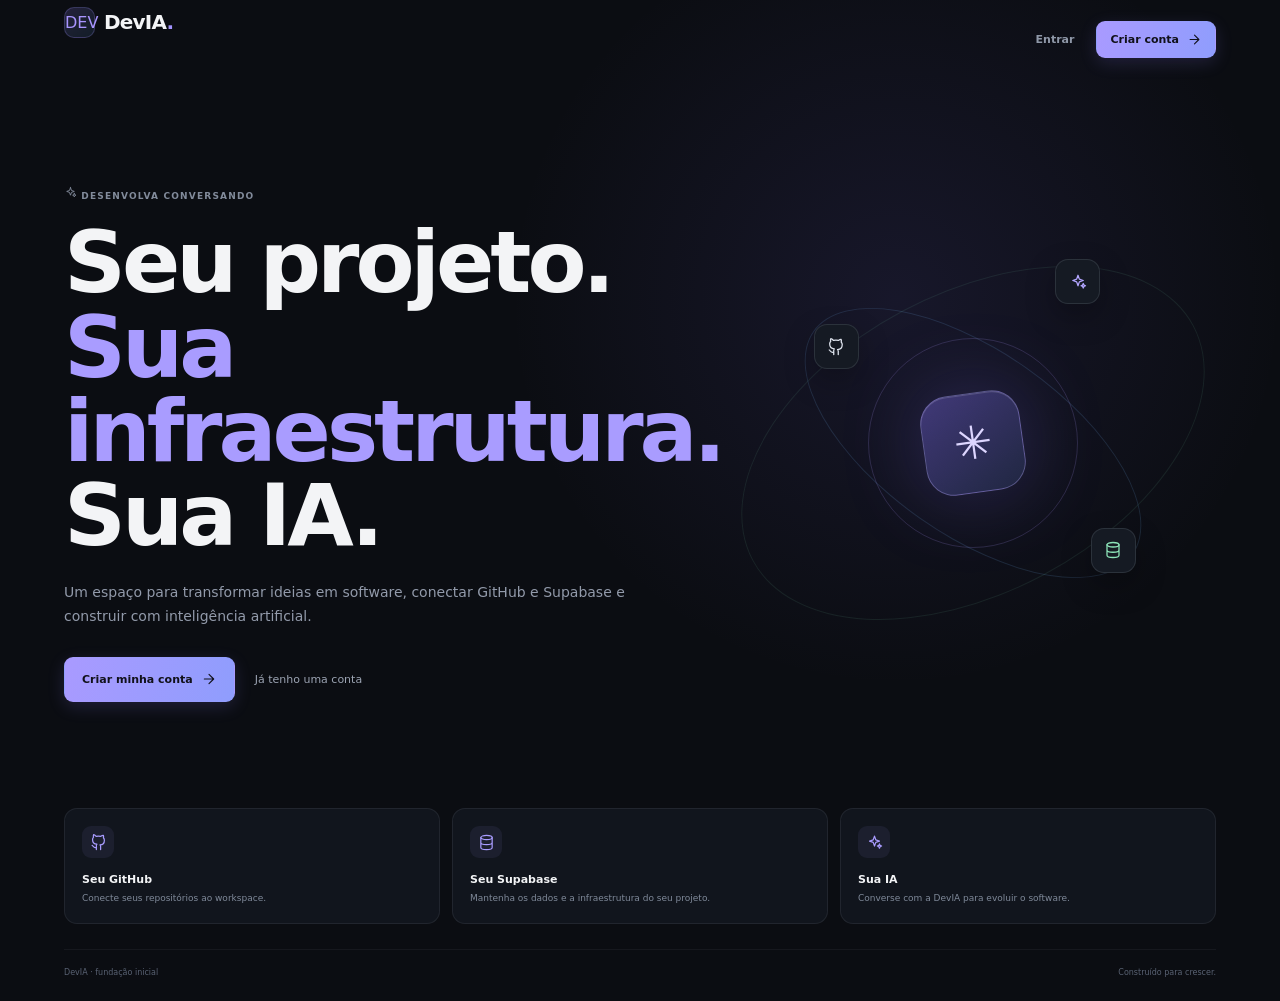
<file: index.html>
<!doctype html>
<html lang="pt-BR">
  <head>
    <meta charset="UTF-8" />
    <meta name="viewport" content="width=device-width, initial-scale=1.0" />
    <meta name="theme-color" content="#0b0d12" />
    <meta name="description" content="DevIA — espaço de trabalho para desenvolvimento de software com IA." />
    <title>DevIA — Workspace</title>
    <link rel="icon" type="image/svg+xml" href="/favicon.svg" />
    <link rel="stylesheet" href="/src/styles.css?v=20261008-0338" />
    <link rel="stylesheet" href="/src/auth.css?v=20261008-0338" />
  </head>
  <body>
    <div id="app" aria-live="polite"></div>
    <script type="module" src="/src/app.js?v=20261008-0338"></script>
  </body>
</html>
</file>
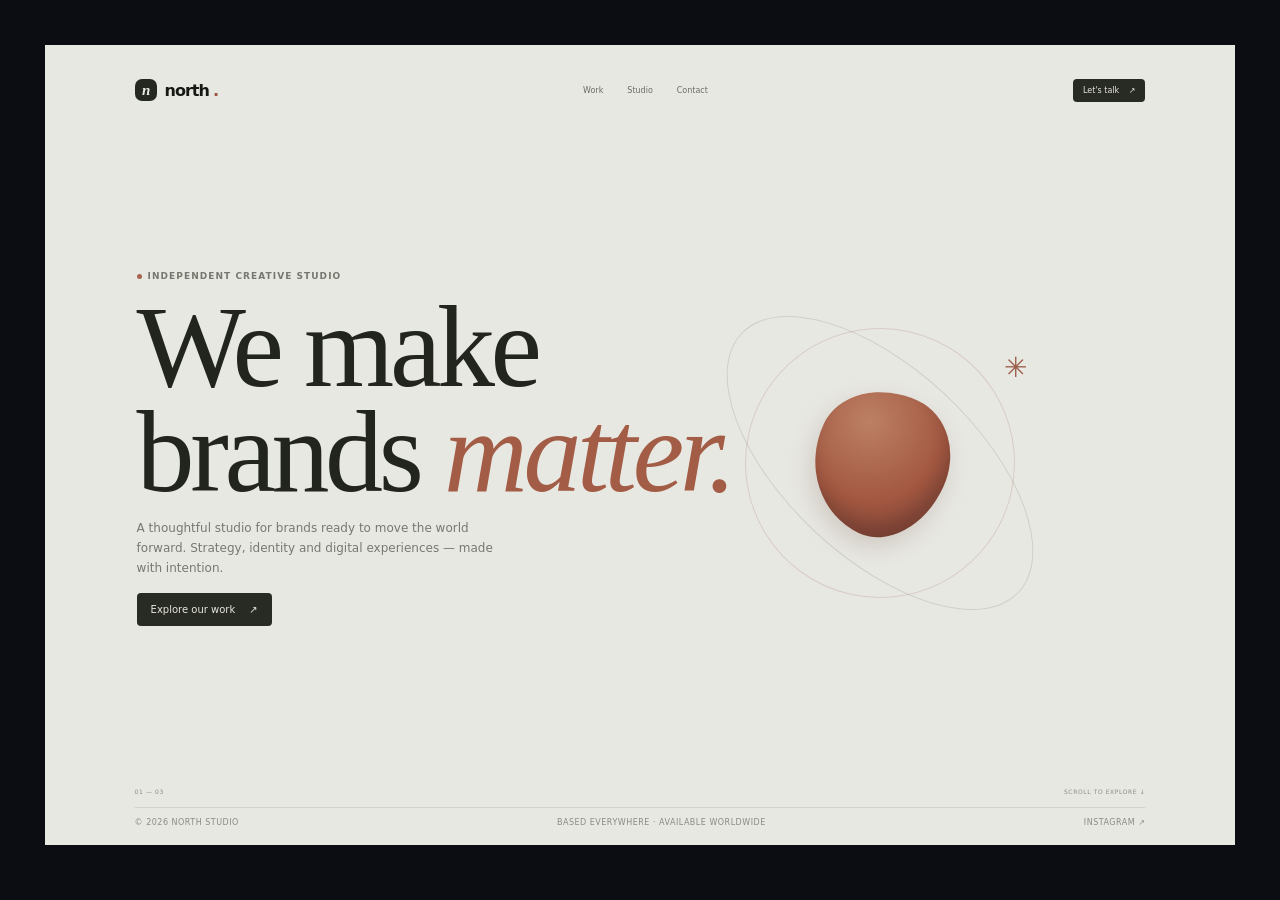
<file: preview-demo.html>
<!doctype html>
<html lang="en">
<head><meta charset="UTF-8"/><meta name="viewport" content="width=device-width,initial-scale=1"/><meta name="theme-color" content="#e6e6e1"/><title>North Studio — Demo Preview</title><link rel="stylesheet" href="/src/styles.css"/></head>
<body class="standalone-preview"><main class="demo-site demo-site--standalone"><nav class="demo-site__nav"><div class="demo-site__brand"><span class="demo-site__mark">n</span> north<span>.</span></div><div class="demo-site__links"><a>Work</a><a>Studio</a><a>Contact</a></div><span class="demo-site__nav-cta">Let's talk <span>↗</span></span></nav><section class="demo-site__hero"><div class="demo-site__kicker"><i></i> INDEPENDENT CREATIVE STUDIO</div><h1>We make<br/>brands <em>matter.</em></h1><p>A thoughtful studio for brands ready to move the world forward. Strategy, identity and digital experiences — made with intention.</p><span class="demo-site__button">Explore our work <span>↗</span></span><div class="demo-site__hero-foot"><span>01 — 03</span><span>SCROLL TO EXPLORE ↓</span></div><div class="demo-site__graphic" aria-hidden="true"><span class="graphic-ring graphic-ring--one"></span><span class="graphic-ring graphic-ring--two"></span><span class="graphic-blob"></span><span class="graphic-star">✳</span></div></section><footer class="demo-site__footer"><span>© 2026 NORTH STUDIO</span><span>BASED EVERYWHERE · AVAILABLE WORLDWIDE</span><span>INSTAGRAM ↗</span></footer></main></body></html>
</file>
<file: src/styles.css>
:root {
  color-scheme: dark;
  --bg: #0b0d12;
  --bg-soft: #10131a;
  --panel: #11151d;
  --panel-raised: #151a23;
  --panel-hover: #191f2a;
  --line: rgba(194, 204, 222, .085);
  --line-strong: rgba(194, 204, 222, .14);
  --text: #f3f4f6;
  --text-secondary: #a0a6b4;
  --muted: #71798a;
  --purple: #a293ff;
  --blue: #77b8ff;
  --green: #89e7bb;
  --mint: #b1f7d2;
  --danger: #f28e96;
  font-family: Inter, ui-sans-serif, system-ui, -apple-system, BlinkMacSystemFont, "Segoe UI", sans-serif;
  font-synthesis: none;
  text-rendering: optimizeLegibility;
  -webkit-font-smoothing: antialiased;
  --radius-lg: 18px;
  --radius-md: 13px;
  --radius-sm: 10px;
}

* { box-sizing: border-box; }
html { min-width: 320px; background: var(--bg); }
body { margin: 0; min-width: 320px; min-height: 100vh; background: var(--bg); color: var(--text); }
button, input, textarea { font: inherit; }
button, a { -webkit-tap-highlight-color: transparent; }
a { color: inherit; text-decoration: none; }
button { color: inherit; }
[hidden] { display: none !important; }
::selection { color: #0b0d12; background: #b3a6ff; }

.app-shell { min-height: 100vh; }
.sidebar { position: fixed; z-index: 30; inset: 0 auto 0 0; display: flex; flex-direction: column; width: 244px; padding: 23px 14px 14px; background: #0e1117; border-right: 1px solid var(--line); }
.brand { display: flex; align-items: center; gap: 9px; height: 34px; margin: 0 8px 27px; }
.brand-mark { display: grid; width: 31px; height: 31px; place-items: center; color: #a995ff; border-radius: 10px; background: linear-gradient(145deg, rgba(151,133,255,.18), rgba(107,197,255,.09)); border: 1px solid rgba(159,143,255,.23); }
.brand-mark svg { width: 26px; height: 26px; }
.brand__word { font-weight: 730; letter-spacing: -.8px; font-size: 19px; }
.brand__dot { color: #a293ff; }
.brand__badge { padding: 3px 5px; color: #aaa1ff; border: 1px solid rgba(162,147,255,.2); border-radius: 5px; font-size: 8px; font-weight: 800; letter-spacing: .75px; }
.workspace-switcher { display: flex; align-items: center; gap: 10px; padding: 10px 9px; margin-bottom: 19px; border: 1px solid var(--line); background: linear-gradient(120deg, rgba(255,255,255,.035), rgba(255,255,255,.012)); border-radius: 12px; }
.workspace-switcher__avatar, .profile-avatar { display: grid; flex: 0 0 auto; place-items: center; width: 31px; height: 31px; color: #dcd6ff; font-size: 12px; font-weight: 700; border-radius: 9px; background: linear-gradient(145deg, #464073, #2b3352); border: 1px solid rgba(176,163,255,.2); }
.workspace-switcher__copy, .profile-button > span:nth-child(2) { display: flex; min-width: 0; flex: 1; flex-direction: column; gap: 3px; }
.workspace-switcher__copy strong, .profile-button strong { overflow: hidden; color: #e2e4e9; font-size: 11px; font-weight: 610; text-overflow: ellipsis; white-space: nowrap; }
.workspace-switcher__copy small, .profile-button small { color: var(--muted); font-size: 10px; }
.workspace-switcher__chevron { color: #757e90; }
.sidebar__nav { display: flex; flex: 1; flex-direction: column; gap: 18px; overflow: auto; scrollbar-width: thin; }
.nav-group { display: grid; gap: 3px; }
.nav-group__title { padding: 0 11px 6px; color: #6f7787; font-size: 9px; font-weight: 740; letter-spacing: 1.05px; text-transform: uppercase; }
.nav-link { position: relative; display: flex; align-items: center; gap: 11px; min-height: 37px; padding: 0 11px; color: #939baa; border-radius: 9px; font-size: 12px; font-weight: 530; transition: color .18s ease, background .18s ease; }
.nav-link .icon { color: #808999; }
.nav-link:hover { color: #e1e4ea; background: rgba(255,255,255,.035); }
.nav-link.is-active { color: #edeaff; background: linear-gradient(90deg, rgba(147,128,255,.14), rgba(147,128,255,.055)); box-shadow: inset 2px 0 #9b8aff; }
.nav-link.is-active .icon { color: #b0a3ff; }
.nav-link__ping { width: 5px; height: 5px; margin-left: auto; border-radius: 50%; background: #91e6bd; box-shadow: 0 0 9px rgba(137,231,187,.6); }
.sidebar__bottom { display: grid; gap: 12px; padding-top: 14px; }
.usage-card { position: relative; overflow: hidden; padding: 13px 12px 11px; border-radius: 12px; border: 1px solid rgba(164,151,255,.16); background: linear-gradient(150deg, rgba(101,81,179,.16), rgba(34,40,58,.26)); }
.usage-card__top { display: flex; align-items: center; justify-content: space-between; margin-bottom: 11px; color: #aaa1e6; font-size: 9px; font-weight: 610; }
.usage-card > strong { display: block; margin-bottom: 12px; color: #e0def0; font-size: 11px; font-weight: 620; }
.usage-card__bar { height: 4px; overflow: hidden; margin-bottom: 8px; border-radius: 5px; background: rgba(255,255,255,.09); }
.usage-card__bar i { display: block; width: 41%; height: 100%; border-radius: inherit; background: linear-gradient(90deg, #927eff, #7cc8ff); }
.usage-card small { color: #888a9f; font-size: 9px; }
.profile-button { display: flex; align-items: center; gap: 9px; width: 100%; padding: 9px 7px 3px; text-align: left; border: 0; background: transparent; }
.profile-button > .icon { color: #778091; }
.profile-avatar { width: 30px; height: 30px; color: #e8e2ff; font-size: 11px; background: linear-gradient(145deg, #514b74, #31354b); }
.profile-avatar--small { width: 27px; height: 27px; border-radius: 50%; }

.main-area { min-height: 100vh; margin-left: 244px; }
.topbar { position: sticky; z-index: 20; top: 0; display: flex; align-items: center; justify-content: space-between; height: 61px; padding: 0 34px; border-bottom: 1px solid var(--line); background: rgba(11,13,18,.87); backdrop-filter: blur(16px); }
.topbar__left, .topbar__right, .breadcrumbs { display: flex; align-items: center; }
.topbar__right { gap: 14px; }
.breadcrumbs { gap: 9px; color: #727b8c; font-size: 11px; }
.breadcrumbs .icon { color: #555c69; }
.breadcrumbs strong { color: #c8ccd5; font-weight: 560; }
.topbar__status { display: inline-flex; align-items: center; gap: 7px; color: #929aaa; font-size: 10px; }
.topbar__status i, .conversation-heading__dot { width: 6px; height: 6px; border-radius: 50%; background: #77dbaa; box-shadow: 0 0 10px rgba(119,219,170,.45); }
.topbar__divider { width: 1px; height: 20px; background: var(--line-strong); }
.icon-button { display: inline-grid; flex: 0 0 auto; width: 33px; height: 33px; place-items: center; color: #949cac; border: 1px solid transparent; border-radius: 9px; background: transparent; cursor: pointer; transition: color .16s ease, background .16s ease, border-color .16s ease; }
.icon-button:hover { color: #e3e5eb; background: rgba(255,255,255,.055); border-color: var(--line); }
.mobile-menu { display: none; }
.page-content { width: min(100%, 1450px); margin: 0 auto; padding: 35px 38px 52px; }
.page-heading { display: flex; align-items: flex-end; justify-content: space-between; gap: 26px; margin-bottom: 29px; }
.eyebrow { display: inline-block; color: #828b9b; font-size: 9px; font-weight: 750; letter-spacing: 1.18px; text-transform: uppercase; }
.page-heading h1 { margin: 8px 0 7px; color: #f2f3f5; font-size: clamp(27px, 3vw, 34px); font-weight: 640; letter-spacing: -1.35px; line-height: 1.14; }
.page-heading p { max-width: 565px; margin: 0; color: #959dad; font-size: 12px; line-height: 1.65; }
.page-heading__actions { display: flex; flex: 0 0 auto; flex-wrap: wrap; gap: 9px; }
.button { display: inline-flex; align-items: center; justify-content: center; gap: 8px; min-height: 37px; padding: 0 13px; color: #c1c6d1; border: 1px solid var(--line-strong); border-radius: 9px; background: rgba(255,255,255,.025); font-size: 11px; font-weight: 580; white-space: nowrap; cursor: pointer; transition: transform .16s ease, color .16s ease, background .16s ease, border-color .16s ease, box-shadow .16s ease; }
.button:hover { color: #f5f5f7; background: rgba(255,255,255,.075); border-color: rgba(198,207,225,.22); }
.button:active { transform: translateY(1px); }
.button--primary { color: #11111a; border-color: transparent; background: linear-gradient(105deg, #a99aff, #8f9dfd); box-shadow: 0 5px 17px rgba(144,129,255,.16); }
.button--primary:hover { color: #0b0d12; background: linear-gradient(105deg, #b6aaff, #9caaff); box-shadow: 0 7px 22px rgba(144,129,255,.26); }
.button--secondary { color: #c2c7d1; }
.button--ghost { border-color: transparent; background: transparent; color: #8f98a8; }
.button--sm { min-height: 30px; padding: 0 9px; font-size: 10px; }
.button:focus-visible, .icon-button:focus-visible, .nav-link:focus-visible, input:focus-visible, textarea:focus-visible { outline: 2px solid #a293ff; outline-offset: 2px; }

.welcome-banner { position: relative; display: flex; min-height: 246px; overflow: hidden; margin-bottom: 33px; border: 1px solid rgba(162,147,255,.17); border-radius: 18px; background: radial-gradient(ellipse at 81% 35%, rgba(84,89,160,.24) 0%, transparent 36%), linear-gradient(105deg, #171721 0%, #151822 54%, #141a25 100%); }
.welcome-banner::before { position: absolute; inset: 0; background: linear-gradient(115deg, transparent 42%, rgba(139,161,255,.03), transparent 76%); content: ""; pointer-events: none; }
.welcome-banner__glow { position: absolute; top: -150px; right: -25px; width: 470px; height: 390px; border-radius: 50%; background: radial-gradient(ellipse, rgba(111,102,223,.16), transparent 67%); filter: blur(8px); }
.welcome-banner__content { position: relative; z-index: 2; width: 61%; padding: 27px 31px 25px; }
.welcome-banner__label { display: flex; align-items: center; gap: 7px; color: #aaa0f4; font-size: 8px; font-weight: 750; letter-spacing: 1.1px; }
.welcome-banner h2 { margin: 17px 0 10px; color: #f3f2f6; font-size: clamp(27px, 3.4vw, 37px); font-weight: 570; letter-spacing: -1.7px; line-height: 1.13; }
.welcome-banner h2 span { color: #b7aaff; }
.welcome-banner__content > p { max-width: 440px; margin: 0; color: #a2a5b1; font-size: 11px; line-height: 1.65; }
.banner-link { display: inline-flex; align-items: center; gap: 7px; margin-top: 17px; color: #dbd5ff; font-size: 10px; font-weight: 640; }
.banner-link:hover { color: white; }
.welcome-art { position: absolute; top: 0; right: 2%; width: 39%; height: 100%; }
.orbit { position: absolute; top: 50%; left: 52%; border: 1px solid rgba(180,170,255,.19); border-radius: 50%; transform: translate(-50%,-50%) rotate(-22deg); }
.orbit--one { width: 139px; height: 139px; }
.orbit--two { width: 210px; height: 118px; border-color: rgba(130,180,255,.18); transform: translate(-50%,-50%) rotate(37deg); }
.orbit--three { width: 269px; height: 165px; border-color: rgba(151,151,226,.1); transform: translate(-50%,-50%) rotate(-48deg); }
.welcome-art__core { position: absolute; top: 50%; left: 52%; display: grid; width: 66px; height: 66px; place-items: center; border: 1px solid rgba(193,181,255,.35); border-radius: 21px; background: linear-gradient(145deg, rgba(111,98,195,.57), rgba(53,62,106,.55)); box-shadow: 0 0 50px rgba(128,111,249,.28), inset 0 1px rgba(255,255,255,.17); transform: translate(-50%,-50%) rotate(-8deg); }
.welcome-art__spark { color: #ddd5ff; font-size: 33px; text-shadow: 0 0 18px #a498ff; transform: rotate(8deg); }
.orbit-node { position: absolute; width: 7px; height: 7px; border-radius: 50%; box-shadow: 0 0 13px currentColor; }
.orbit-node--one { top: 25%; left: 28%; color: #b6a7ff; background: #b6a7ff; }
.orbit-node--two { right: 10%; bottom: 32%; color: #90c6ff; background: #90c6ff; }
.orbit-node--three { top: 19%; right: 21%; color: #9ce8c3; background: #9ce8c3; }
.floating-chip { position: absolute; z-index: 3; display: flex; align-items: center; gap: 6px; padding: 7px 9px; color: #c9cce0; border: 1px solid rgba(190,195,227,.14); border-radius: 8px; background: rgba(24,27,41,.8); box-shadow: 0 9px 28px rgba(0,0,0,.18); font-size: 8px; backdrop-filter: blur(7px); }
.floating-chip .icon { color: #b6a8ff; }
.floating-chip--top { top: 23%; right: 2%; }
.floating-chip--bottom { bottom: 21%; left: 8%; }
.section-row { display: flex; align-items: flex-end; justify-content: space-between; gap: 15px; margin: 0 0 14px; }
.section-row h2, .panel-heading h2 { margin: 4px 0 0; color: #e8eaf0; font-size: 15px; font-weight: 600; letter-spacing: -.28px; }
.text-link { display: inline-flex; align-items: center; gap: 7px; color: #a99cff; font-size: 10px; font-weight: 600; transition: color .15s ease; }
.text-link:hover { color: #ccc3ff; }
.project-overview { display: flex; align-items: center; justify-content: space-between; gap: 14px; min-height: 94px; padding: 17px 18px; border: 1px solid var(--line); border-radius: 14px; background: linear-gradient(115deg, #141822, #11151d); transition: border .18s ease, background .18s ease; }
.project-overview:hover { border-color: rgba(162,147,255,.22); background: #151a23; }
.project-overview__main { display: flex; align-items: center; min-width: 0; gap: 14px; }
.project-logo { display: grid; flex: 0 0 auto; width: 40px; height: 40px; place-items: center; border: 1px solid rgba(165,151,255,.16); border-radius: 12px; }
.project-logo--violet { color: #aea1ff; background: linear-gradient(145deg, rgba(135,115,240,.2), rgba(66,65,117,.15)); }
.project-logo--blue { color: #87c7ff; background: linear-gradient(145deg, rgba(73,150,240,.18), rgba(55,89,137,.13)); border-color: rgba(120,184,255,.17); }
.project-logo--green { color: #8de2b7; background: linear-gradient(145deg, rgba(87,197,147,.16), rgba(47,113,95,.12)); border-color: rgba(137,231,187,.16); }
.project-overview__copy { min-width: 0; }
.project-title-row { display: flex; align-items: center; flex-wrap: wrap; gap: 9px; }
.project-title-row h3 { margin: 0; font-size: 13px; font-weight: 610; letter-spacing: -.15px; }
.project-overview__copy > p { overflow: hidden; margin: 5px 0 9px; color: #8c95a5; font-size: 10px; text-overflow: ellipsis; white-space: nowrap; }
.project-meta { display: flex; align-items: center; gap: 10px; color: #747e8f; font-size: 9px; }
.project-meta span { display: flex; align-items: center; gap: 5px; }
.project-meta > i { width: 3px; height: 3px; border-radius: 50%; background: #505867; }
.project-arrow { display: grid; flex: 0 0 auto; width: 34px; height: 34px; place-items: center; color: #929aab; border: 1px solid var(--line-strong); border-radius: 9px; transition: color .16s, border .16s, background .16s; }
.project-arrow:hover { color: #d7d0ff; border-color: rgba(162,147,255,.32); background: rgba(162,147,255,.08); }
.metric-grid { display: grid; grid-template-columns: repeat(3, minmax(0, 1fr)); gap: 12px; margin-top: 13px; }
.metric-card { min-height: 110px; padding: 13px 14px; border: 1px solid var(--line); border-radius: 12px; background: var(--panel); }
.metric-card__top { display: flex; align-items: center; justify-content: space-between; margin-bottom: 12px; color: #8b93a2; font-size: 10px; }
.metric-icon { display: grid; width: 27px; height: 27px; place-items: center; border-radius: 8px; }
.metric-icon--violet { color: #b1a5ff; background: rgba(148,130,255,.12); }
.metric-icon--blue { color: #82c1ff; background: rgba(110,180,255,.1); }
.metric-icon--green { color: #90e6b8; background: rgba(112,219,166,.1); }
.metric-card > strong { display: block; margin-bottom: 5px; color: #e3e5e9; font-size: 14px; font-weight: 590; letter-spacing: -.28px; }
.metric-card > small { color: #717a89; font-size: 9px; }
.badge { display: inline-flex; align-items: center; gap: 6px; width: fit-content; padding: 4px 7px; color: #a2a9b7; border: 1px solid rgba(174,185,202,.13); border-radius: 20px; background: rgba(174,185,202,.055); font-size: 9px; font-weight: 570; white-space: nowrap; }
.badge--green { color: #9ae3bd; border-color: rgba(117,214,163,.17); background: rgba(102,192,145,.085); }
.badge--blue { color: #96caff; border-color: rgba(112,180,255,.17); background: rgba(92,154,222,.09); }
.badge--violet { color: #b9acff; border-color: rgba(166,148,255,.18); background: rgba(132,111,220,.1); }
.badge__dot { width: 5px; height: 5px; border-radius: 50%; background: currentColor; box-shadow: 0 0 8px currentColor; }
.dashboard-bottom { display: grid; grid-template-columns: 1.16fr .84fr; gap: 12px; margin-top: 13px; }
.panel { border: 1px solid var(--line); border-radius: 13px; background: var(--panel); }
.activity-panel, .next-panel { min-height: 184px; padding: 15px; }
.panel-heading { display: flex; align-items: flex-start; justify-content: space-between; gap: 12px; }
.panel-heading > .icon { color: #768091; }
.activity-item { position: relative; display: flex; gap: 11px; padding: 15px 1px 5px; }
.activity-icon { display: grid; flex: 0 0 auto; width: 31px; height: 31px; place-items: center; border-radius: 9px; }
.activity-icon--violet { color: #b2a5ff; background: rgba(148,130,255,.1); }
.activity-icon--blue { color: #8bc4ff; background: rgba(110,180,255,.1); }
.activity-item__copy { min-width: 0; }
.activity-item__copy strong { color: #d5d8e0; font-size: 10px; font-weight: 590; }
.activity-item__copy p { margin: 4px 0; color: #818a9a; font-size: 9px; line-height: 1.45; }
.activity-item__copy small { color: #636d7d; font-size: 8px; }
.activity-indicator { position: absolute; top: 21px; right: 3px; width: 5px; height: 5px; border-radius: 50%; background: #8fe3b7; }
.next-panel__spark { display: grid; width: 30px; height: 30px; place-items: center; color: #b6a9ff; border-radius: 9px; background: rgba(150,133,255,.11); }
.next-panel > p { margin: 14px 0 12px; color: #8d95a4; font-size: 10px; line-height: 1.55; }
.next-panel__tags { display: flex; flex-wrap: wrap; gap: 6px; margin-bottom: 14px; }
.next-panel__tags span { display: inline-flex; align-items: center; gap: 5px; padding: 5px 7px; color: #979fad; border: 1px solid var(--line); border-radius: 6px; font-size: 8px; }
.next-panel__tags span .icon { color: #a89cff; }

.projects-toolbar { display: flex; align-items: center; justify-content: space-between; gap: 16px; margin-bottom: 13px; }
.projects-toolbar__copy p { margin: 5px 0 0; color: #7f8999; font-size: 10px; }
.search-field { display: flex; align-items: center; gap: 8px; width: min(255px, 45vw); height: 35px; padding: 0 10px; color: #7e8797; border: 1px solid var(--line-strong); border-radius: 8px; background: #10141b; }
.search-field:focus-within { border-color: rgba(162,147,255,.46); box-shadow: 0 0 0 3px rgba(162,147,255,.08); }
.search-field input { width: 100%; min-width: 0; color: var(--text); border: 0; outline: 0; background: transparent; font-size: 10px; }
.search-field input::placeholder { color: #626b7a; }
.project-list { overflow: hidden; border: 1px solid var(--line); border-radius: 12px; background: #10141b; }
.project-list__header, .project-row { display: grid; grid-template-columns: minmax(200px, 1.5fr) minmax(125px, .85fr) minmax(150px, 1fr) minmax(86px, .6fr) 78px; align-items: center; gap: 12px; }
.project-list__header { min-height: 38px; padding: 0 15px; color: #687282; border-bottom: 1px solid var(--line); background: rgba(255,255,255,.012); font-size: 8px; font-weight: 720; letter-spacing: .7px; text-transform: uppercase; }
.project-row { min-height: 70px; padding: 0 15px; border-bottom: 1px solid var(--line); transition: background .14s ease; }
.project-row:last-of-type { border-bottom: 0; }
.project-row:hover { background: rgba(255,255,255,.024); }
.project-row__identity { display: flex; align-items: center; min-width: 0; gap: 10px; }
.project-row__identity .project-logo { width: 34px; height: 34px; border-radius: 10px; }
.project-row__identity > div { display: grid; min-width: 0; gap: 4px; }
.project-row__identity strong { overflow: hidden; color: #e1e4ea; font-size: 10px; font-weight: 590; text-overflow: ellipsis; white-space: nowrap; }
.project-row__identity > div > span { overflow: hidden; color: #788291; font-size: 9px; text-overflow: ellipsis; white-space: nowrap; }
.project-row__status { min-width: 0; }
.project-row__repo { display: flex; align-items: center; gap: 6px; overflow: hidden; color: #939baa; font-size: 9px; text-overflow: ellipsis; white-space: nowrap; }
.project-row__repo .icon { flex: 0 0 auto; color: #747e8e; }
.project-row__updated { color: #7f8998; font-size: 9px; white-space: nowrap; }
.project-row > .button { width: fit-content; }
.project-list__empty { padding: 28px; color: #8a93a2; text-align: center; font-size: 11px; }
.demo-note { display: flex; align-items: center; gap: 7px; margin-top: 13px; color: #737d8c; font-size: 9px; }
.demo-note .icon { color: #a89aff; }

.conversation-heading { margin-bottom: 21px; text-align: center; }
.conversation-heading > div { display: flex; align-items: center; justify-content: center; gap: 8px; color: #aaa0ff; }
.conversation-heading > div > .eyebrow { color: #9a91cd; }
.conversation-heading__dot { width: 5px; height: 5px; margin-left: 2px; }
.conversation-heading h1 { margin: 12px 0 7px; font-size: 25px; font-weight: 610; letter-spacing: -1px; }
.conversation-heading p { margin: 0; color: #8891a1; font-size: 11px; }
.conversation-layout { display: grid; grid-template-columns: minmax(0, 1.65fr) minmax(245px, .85fr); align-items: start; gap: 13px; }
.chat-panel { display: flex; min-height: 508px; flex-direction: column; overflow: hidden; }
.chat-panel__header { display: flex; align-items: center; justify-content: space-between; min-height: 57px; padding: 0 14px; border-bottom: 1px solid var(--line); }
.chat-project { display: flex; align-items: center; gap: 9px; }
.chat-project .project-logo { width: 30px; height: 30px; border-radius: 9px; }
.chat-project > span:nth-child(2) { display: flex; flex-direction: column; gap: 3px; }
.chat-project strong { color: #dfe2e9; font-size: 10px; font-weight: 600; }
.chat-project small { color: #747e8c; font-size: 8px; }
.chat-project > .icon { margin-left: 2px; color: #717b8a; }
.chat-history { display: flex; flex: 1; flex-direction: column; gap: 2px; min-height: 0; max-height: 368px; overflow-y: auto; padding: 12px 16px 7px; scrollbar-color: #353a49 transparent; scrollbar-width: thin; }
.chat-message { display: flex; gap: 10px; padding: 10px 1px; }
.chat-message--user { flex-direction: row-reverse; }
.chat-avatar { display: grid; flex: 0 0 auto; width: 27px; height: 27px; place-items: center; color: #b5a8ff; border: 1px solid rgba(161,144,255,.18); border-radius: 9px; background: rgba(126,106,222,.11); }
.chat-avatar--user { color: #e1deff; border-color: rgba(171,159,255,.15); background: #424269; font-size: 10px; font-weight: 700; }
.chat-message__body { max-width: min(87%, 490px); }
.chat-message--user .chat-message__body { text-align: right; }
.chat-message__meta { display: flex; align-items: center; gap: 7px; min-height: 15px; }
.chat-message--user .chat-message__meta { justify-content: flex-end; }
.chat-message__meta strong { color: #cfd3dc; font-size: 9px; font-weight: 620; }
.chat-message__meta > span { color: #677182; font-size: 8px; }
.chat-message__body p { margin: 5px 0 0; color: #9ba3b1; font-size: 10px; line-height: 1.65; }
.chat-message--user .chat-message__body p { display: inline-block; padding: 8px 10px; color: #ded9ff; border: 1px solid rgba(164,150,255,.1); border-radius: 10px 3px 10px 10px; background: rgba(117,100,195,.11); text-align: left; }
.chat-message__content { margin-top: 5px; color: #9ba3b1; font-size: 10px; line-height: 1.65; overflow-wrap: anywhere; }
.chat-message__content p { margin: 0; }
.chat-message__content strong { color: #e3e5eb; font-weight: 680; }
.chat-message__content em { color: #b8beca; }
.chat-inline-code { padding: 2px 5px; color: #d6d1ff; border: 1px solid rgba(164,150,255,.14); border-radius: 5px; background: rgba(117,100,195,.09); font-family: ui-monospace, SFMono-Regular, Menlo, monospace; font-size: .92em; }
.chat-code { overflow: auto; margin: 8px 0 0; padding: 9px 10px; color: #c6ccd7; border: 1px solid var(--line); border-radius: 8px; background: #0c1015; font-family: ui-monospace, SFMono-Regular, Menlo, monospace; font-size: 9px; line-height: 1.6; white-space: pre; }
.chat-message__content--user { display: inline-block; padding: 8px 10px; color: #ded9ff; border: 1px solid rgba(164,150,255,.1); border-radius: 10px 3px 10px 10px; background: rgba(117,100,195,.11); text-align: left; }
.demo-chip { padding: 2px 4px; color: #988be4 !important; border: 1px solid rgba(157,139,255,.16); border-radius: 4px; font-size: 7px !important; font-weight: 750; letter-spacing: .3px; }
.processing-label { color: #ae9fff !important; }
.typing-indicator { display: flex; gap: 4px; margin-top: 8px; }
.typing-indicator i { width: 5px; height: 5px; border-radius: 50%; background: #a797ff; animation: typing 1s ease-in-out infinite; }
.typing-indicator i:nth-child(2) { animation-delay: .14s; }
.typing-indicator i:nth-child(3) { animation-delay: .28s; }
@keyframes typing { 0%, 60%, 100% { opacity: .34; transform: translateY(0); } 30% { opacity: 1; transform: translateY(-3px); } }
.chat-composer { margin: 5px 11px 11px; padding: 9px 10px 7px; border: 1px solid rgba(190,199,218,.15); border-radius: 11px; background: #0e1219; transition: border-color .16s, box-shadow .16s; }
.chat-composer:focus-within { border-color: rgba(162,147,255,.39); box-shadow: 0 0 0 3px rgba(162,147,255,.06); }
.chat-composer textarea { display: block; width: 100%; min-height: 38px; max-height: 100px; resize: vertical; padding: 4px 1px; color: #e2e5eb; border: 0; outline: 0; background: transparent; font-size: 10px; line-height: 1.5; }
.chat-composer textarea::placeholder { color: #626c7b; }
.chat-composer__bottom { display: flex; align-items: center; justify-content: space-between; gap: 12px; padding-top: 7px; }
.chat-composer__bottom > span { display: flex; align-items: center; gap: 5px; color: #707a89; font-size: 8px; }
.chat-composer__bottom > span .icon { color: #a192ff; }
.send-button { display: grid; width: 29px; height: 29px; place-items: center; color: #171521; border: 0; border-radius: 8px; background: linear-gradient(135deg, #b2a4ff, #8bb8ff); cursor: pointer; transition: filter .15s, transform .15s; }
.send-button:hover { filter: brightness(1.1); transform: translateY(-1px); }
.send-button:disabled { opacity: .48; cursor: wait; }
.actions-panel { padding: 14px 13px 12px; }
.actions-panel .panel-heading h2 { font-size: 13px; }
.count-badge { display: grid; width: 23px; height: 23px; place-items: center; color: #bcb0ff; border: 1px solid rgba(164,149,255,.18); border-radius: 7px; background: rgba(142,125,237,.09); font-size: 9px; }
.actions-panel__intro { margin: 9px 0 12px; color: #7e8897; font-size: 9px; line-height: 1.5; }
.file-list { display: grid; gap: 3px; }
.file-row { display: flex; align-items: center; gap: 7px; min-width: 0; padding: 7px 6px; border: 1px solid transparent; border-radius: 7px; background: rgba(255,255,255,.018); }
.file-row > .icon { flex: 0 0 auto; color: #7d8796; }
.file-change { width: 15px; flex: 0 0 auto; font-size: 9px; font-weight: 800; text-align: center; }
.file-change--m { color: #e0b96f; }
.file-change--a { color: #84dbab; }
.file-change--d { color: #e48e99; }
.file-row__name { overflow: hidden; flex: 1; color: #b4bbc7; font-family: ui-monospace, SFMono-Regular, Menlo, monospace; font-size: 8px; text-overflow: ellipsis; white-space: nowrap; }
.file-row__type { color: #657081; font-size: 7px; }
.file-actions { display: flex; flex-wrap: wrap; gap: 5px; margin-top: 10px; }
.panel-footnote { display: flex; align-items: center; gap: 5px; margin-top: 12px; padding-top: 9px; color: #6d7786; border-top: 1px solid var(--line); font-size: 8px; }
.panel-footnote .icon { color: #78ba9c; }
.empty-files { display: grid; justify-items: center; gap: 8px; padding: 32px 12px; color: #8692a0; text-align: center; }
.empty-files .icon { color: #87ddb4; }
.empty-files strong { color: #cbd1d8; font-size: 11px; }
.empty-files span { font-size: 9px; }

.preview-shell { overflow: hidden; border: 1px solid var(--line-strong); border-radius: 13px; background: #11151d; box-shadow: 0 20px 65px rgba(0,0,0,.17); }
.preview-toolbar { display: flex; align-items: center; gap: 9px; height: 46px; padding: 0 11px; border-bottom: 1px solid var(--line); background: #151922; }
.preview-toolbar__traffic { display: flex; gap: 5px; padding: 0 5px 0 2px; }
.preview-toolbar__traffic i { width: 7px; height: 7px; border-radius: 50%; background: #ed7c7d; }
.preview-toolbar__traffic i:nth-child(2) { background: #e7ba69; }
.preview-toolbar__traffic i:nth-child(3) { background: #70c58c; }
.preview-address { display: flex; flex: 1; align-items: center; gap: 7px; max-width: 470px; height: 27px; margin: 0 auto; padding: 0 9px; color: #7c8594; border: 1px solid rgba(180,190,210,.075); border-radius: 6px; background: #0d1117; font-size: 8px; }
.preview-address .icon { color: #86d0a9; }
.preview-address b { color: #555e6c; font-weight: 400; }
.preview-address span:last-child { overflow: hidden; color: #9fa7b4; text-overflow: ellipsis; white-space: nowrap; }
.preview-refresh.is-spinning .icon { animation: rotate .65s ease; }
@keyframes rotate { to { transform: rotate(360deg); } }
.preview-canvas { min-height: 475px; padding: 23px; background: #090b0f; }
.demo-site { position: relative; display: flex; min-height: 430px; flex-direction: column; overflow: hidden; padding: 21px 30px 13px; color: #20211d; background: #e8e8e3; font-family: Inter, ui-sans-serif, system-ui, sans-serif; }
.demo-site__nav { position: relative; z-index: 3; display: flex; align-items: center; justify-content: space-between; min-height: 30px; }
.demo-site__brand { display: flex; align-items: center; gap: 4px; color: #171914; font-size: 16px; font-weight: 680; letter-spacing: -1px; }
.demo-site__brand > span:last-child { color: #9b553e; }
.demo-site__mark { display: grid; width: 22px; height: 22px; place-items: center; margin-right: 4px; color: #e8e8e3; border-radius: 7px; background: #252821; font-family: Georgia, serif; font-size: 15px; font-style: italic; }
.demo-site__links { display: flex; gap: 24px; color: #6a6d64; font-size: 8px; }
.demo-site__nav-cta { padding: 7px 10px; color: #e9e7df; border-radius: 4px; background: #282a24; font-size: 8px; }
.demo-site__nav-cta span { margin-left: 7px; }
.demo-site__hero { position: relative; display: flex; flex: 1; flex-direction: column; justify-content: center; min-height: 335px; padding: 27px 2px 42px; }
.demo-site__kicker { display: flex; align-items: center; gap: 6px; color: #74786e; font-size: 7px; font-weight: 680; letter-spacing: 1.05px; }
.demo-site__kicker i { width: 5px; height: 5px; border-radius: 50%; background: #a8644e; }
.demo-site__hero h2, .demo-site__hero h1 { position: relative; z-index: 2; max-width: 480px; margin: 14px 0 10px; color: #22241e; font-family: Georgia, "Times New Roman", serif; font-size: clamp(45px, 6vw, 75px); font-weight: 400; letter-spacing: -4.4px; line-height: .9; }
.demo-site__hero h2 em, .demo-site__hero h1 em { color: #a35c45; font-weight: 400; }
.demo-site__hero > p { position: relative; z-index: 2; max-width: 280px; margin: 5px 0 14px; color: #77786f; font-size: 9px; line-height: 1.65; }
.demo-site__button { position: relative; z-index: 2; display: inline-flex; align-items: center; gap: 14px; width: fit-content; padding: 9px 11px; color: #e8e7dd; border-radius: 4px; background: #282a24; font-size: 8px; }
.demo-site__hero-foot { position: absolute; right: 0; bottom: 12px; left: 0; display: flex; justify-content: space-between; color: #8b8c83; font-size: 6px; letter-spacing: .6px; }
.demo-site__graphic { position: absolute; top: 50%; right: 5%; width: 260px; height: 245px; transform: translateY(-48%); }
.graphic-ring { position: absolute; top: 50%; left: 50%; display: block; border: 1px solid rgba(152,93,69,.2); border-radius: 50%; transform: translate(-50%,-50%) rotate(-32deg); }
.graphic-ring--one { width: 192px; height: 192px; }
.graphic-ring--two { width: 265px; height: 128px; border-color: rgba(96,101,81,.19); transform: translate(-50%,-50%) rotate(43deg); }
.graphic-blob { position: absolute; top: 50%; left: 50%; width: 91px; height: 102px; border-radius: 56% 44% 42% 58% / 42% 47% 53% 58%; background: radial-gradient(circle at 30% 27%, #bc8065, #a35841 55%, #783f35); box-shadow: inset -9px -12px 15px rgba(57,32,29,.24), 0 10px 23px rgba(98,63,46,.18); transform: translate(-50%,-50%) rotate(25deg); }
.graphic-star { position: absolute; top: 18%; right: 10%; color: #9c5f4a; font-size: 28px; }
.demo-site__footer { position: relative; z-index: 2; display: flex; justify-content: space-between; gap: 9px; padding-top: 10px; color: #8a8b82; border-top: 1px solid rgba(55,58,46,.12); font-size: 6px; letter-spacing: .5px; }
.demo-site--standalone { min-height: min(800px, 100vh); padding: 30px clamp(22px, 7vw, 100px) 18px; }
.demo-site--standalone .demo-site__hero { min-height: 600px; }
.demo-site--standalone .demo-site__graphic { right: 8%; width: 370px; height: 350px; }
.demo-site--standalone .graphic-ring--one { width: 270px; height: 270px; }
.demo-site--standalone .graphic-ring--two { width: 380px; height: 190px; }
.demo-site--standalone .graphic-blob { width: 135px; height: 145px; }
.demo-site--standalone .demo-site__hero h1 { max-width: 630px; font-size: clamp(68px, 10vw, 116px); }
.demo-site--standalone .demo-site__hero > p { max-width: 360px; font-size: 12px; }
.demo-site--standalone .demo-site__kicker { font-size: 9px; }
.demo-site--standalone .demo-site__button { font-size: 10px; padding: 11px 14px; }
.demo-site--standalone .demo-site__footer { font-size: 8px; }
.standalone-preview { min-height: 100vh; padding: clamp(12px, 4vw, 45px); background: #0b0d12; }
.preview-caption { display: flex; align-items: center; justify-content: space-between; gap: 10px; padding: 10px 12px 0; color: #70798a; font-size: 8px; }
.preview-caption span:first-child { display: flex; align-items: center; gap: 6px; color: #a0a8b6; }
.preview-caption .icon { color: #b09fff; }

.integration-card { overflow: hidden; }
.integration-card__top { display: flex; align-items: center; gap: 14px; padding: 22px; border-bottom: 1px solid var(--line); background: radial-gradient(ellipse at 0 0, rgba(134,117,237,.07), transparent 48%); }
.integration-visual { display: grid; width: 57px; height: 57px; place-items: center; border-radius: 16px; }
.integration-visual--github { color: #e6e8ee; border: 1px solid rgba(195,202,217,.13); background: linear-gradient(145deg, rgba(174,181,200,.12), rgba(68,74,92,.1)); }
.integration-visual--supabase { color: #84e1ad; border: 1px solid rgba(112,219,166,.15); background: linear-gradient(145deg, rgba(93,212,155,.12), rgba(44,124,98,.1)); }
.integration-card__top > div:nth-child(2) { display: grid; gap: 8px; }
.integration-card__status { display: flex; align-items: center; flex-wrap: wrap; gap: 9px; }
.integration-card__status > span:last-child { color: #7f8997; font-size: 9px; }
.integration-card__badge { display: inline-flex; align-items: center; gap: 6px; margin-left: auto; padding: 6px 8px; color: #8da99a; border: 1px solid rgba(111,190,151,.13); border-radius: 20px; background: rgba(101,179,138,.05); font-size: 8px; }
.integration-card__body { padding: 24px 23px 25px; }
.integration-card__body h2 { margin: 0 0 8px; color: #e5e8ed; font-size: 17px; font-weight: 610; letter-spacing: -.45px; }
.integration-card__body > p { max-width: 620px; margin: 0; color: #8992a1; font-size: 10px; line-height: 1.7; }
.integration-feature-list { display: grid; grid-template-columns: repeat(3, minmax(0, 1fr)); gap: 10px; margin-top: 23px; }
.integration-feature-list > div { display: flex; align-items: center; gap: 7px; padding: 10px 9px; color: #aab1bf; border: 1px solid var(--line); border-radius: 8px; background: rgba(255,255,255,.017); font-size: 9px; }
.integration-feature-list .icon { flex: 0 0 auto; color: #91dbb4; }
.integration-card__footer { display: flex; align-items: center; justify-content: space-between; gap: 16px; padding: 13px 21px; border-top: 1px solid var(--line); background: rgba(255,255,255,.012); }
.integration-card__footer > span { display: flex; align-items: center; gap: 6px; color: #737d8c; font-size: 8px; }
.integration-card__footer > span .icon { color: #aa9cff; }
.integration-note { display: flex; align-items: center; gap: 8px; margin-top: 13px; padding: 12px 13px; color: #7f8997; border: 1px solid var(--line); border-radius: 9px; background: rgba(255,255,255,.015); font-size: 9px; }
.integration-note .icon { color: #80d8ad; }

.settings-card { overflow: hidden; }
.settings-card__header { display: flex; align-items: flex-start; justify-content: space-between; padding: 23px 22px 20px; }
.settings-card__header h2 { margin: 8px 0 7px; color: #e7e9ee; font-size: 19px; font-weight: 600; letter-spacing: -.6px; }
.settings-card__header p { max-width: 520px; margin: 0; color: #858e9d; font-size: 10px; line-height: 1.65; }
.settings-emblem { display: grid; width: 43px; height: 43px; place-items: center; color: #b09fff; border: 1px solid rgba(166,148,255,.15); border-radius: 13px; background: rgba(145,125,241,.09); }
.settings-list { border-top: 1px solid var(--line); }
.setting-row { display: flex; align-items: center; gap: 12px; min-height: 64px; padding: 10px 21px; border-bottom: 1px solid var(--line); }
.setting-row:last-child { border-bottom: 0; }
.setting-row__icon { display: grid; flex: 0 0 auto; width: 31px; height: 31px; place-items: center; color: #a497ff; border: 1px solid rgba(161,145,255,.12); border-radius: 9px; background: rgba(141,122,230,.07); }
.setting-row > div { min-width: 0; flex: 1; }
.setting-row > div strong { color: #ced2dc; font-size: 10px; font-weight: 590; }
.setting-row > div p { margin: 4px 0 0; color: #7e8897; font-size: 9px; }
.setting-row__status { color: #8993a1; font-size: 9px; }
.settings-card__footer { display: flex; align-items: center; gap: 7px; padding: 13px 21px; color: #737d8a; border-top: 1px solid var(--line); background: rgba(255,255,255,.012); font-size: 9px; }
.settings-card__footer .icon { color: #ac9dff; }

.toast { position: fixed; z-index: 100; right: 23px; bottom: 23px; display: flex; align-items: center; gap: 8px; max-width: min(390px, calc(100vw - 32px)); padding: 11px 14px; color: #ccebd9; border: 1px solid rgba(115,210,160,.18); border-radius: 10px; background: #17221e; box-shadow: 0 12px 38px rgba(0,0,0,.38); font-size: 10px; animation: toast-in .2s ease both; }
.toast .icon { flex: 0 0 auto; color: #8ce2b3; }
.toast--info { color: #ddd9ff; border-color: rgba(166,149,255,.18); background: #201e2e; }
.toast--info .icon { color: #b2a3ff; }
@keyframes toast-in { from { opacity: 0; transform: translateY(8px); } to { opacity: 1; transform: translateY(0); } }
.dialog-backdrop { position: fixed; z-index: 90; inset: 0; display: grid; place-items: center; padding: 18px; background: rgba(3,5,9,.74); backdrop-filter: blur(8px); animation: fade-in .15s ease; }
@keyframes fade-in { from { opacity: 0; } to { opacity: 1; } }
.dialog { width: min(100%, 430px); overflow: hidden; border: 1px solid rgba(194,204,222,.15); border-radius: 15px; background: #141821; box-shadow: 0 28px 100px rgba(0,0,0,.5); }
.dialog__header { display: flex; align-items: flex-start; justify-content: space-between; gap: 16px; padding: 17px 18px 13px; border-bottom: 1px solid var(--line); }
.dialog__header h2 { margin: 5px 0 0; color: #edeef2; font-size: 17px; font-weight: 620; letter-spacing: -.4px; }
.dialog__body { padding: 16px 18px; }
.dialog-copy { margin: 0; color: #a0a8b5; font-size: 10px; line-height: 1.7; }
.dialog__footer { display: flex; justify-content: flex-end; gap: 8px; padding: 11px 18px 15px; border-top: 1px solid var(--line); background: rgba(255,255,255,.01); }
.dialog-form { display: grid; gap: 8px; }
.dialog-form label { margin-top: 3px; color: #cdd2dc; font-size: 9px; font-weight: 600; }
.dialog-form label span { color: #717b8a; font-weight: 400; }
.dialog-form input, .dialog-form textarea { width: 100%; padding: 9px 10px; color: #e5e8ed; border: 1px solid rgba(194,204,222,.13); border-radius: 8px; outline: 0; background: #0d1117; font-size: 10px; }
.dialog-form input:focus, .dialog-form textarea:focus { border-color: rgba(162,147,255,.5); }
.dialog-form input::placeholder, .dialog-form textarea::placeholder { color: #646d7d; }
.dialog-form textarea { resize: vertical; }
.dialog-hint { display: flex; align-items: center; gap: 6px; margin: 4px 0; color: #808b99; font-size: 8px; }
.dialog-hint .icon { color: #a799ff; }
.dialog-form__submit { margin-top: 3px; }
.mock-diff { display: grid; gap: 7px; margin-top: 12px; }
.mock-diff > div { display: flex; justify-content: space-between; gap: 8px; color: #a7afbd; font-family: ui-monospace, SFMono-Regular, Menlo, monospace; font-size: 8px; }
.mock-diff small { color: #83d9a9; font-family: inherit; font-size: 8px; }
.mock-diff pre { overflow: auto; margin: 0; padding: 9px; color: #99a4b5; border: 1px solid var(--line); border-radius: 7px; background: #0c1015; font-size: 8px; line-height: 1.7; }
.diff-add { color: #8bd9a9; }
.sr-only { position: absolute; width: 1px; height: 1px; overflow: hidden; clip: rect(0,0,0,0); white-space: nowrap; clip-path: inset(50%); }
.mobile-scrim { display: none; }

@media (min-width: 1500px) {
  .page-content { padding-top: 43px; }
  .welcome-banner { min-height: 270px; }
  .welcome-banner__content { padding-top: 35px; }
  .project-overview { min-height: 103px; }
}

@media (max-width: 1140px) {
  .page-content { padding-right: 26px; padding-left: 26px; }
  .topbar { padding-right: 26px; padding-left: 26px; }
  .project-list__header, .project-row { grid-template-columns: minmax(170px, 1.35fr) minmax(115px, .85fr) minmax(125px, 1fr) minmax(70px, .55fr) 70px; gap: 8px; }
  .conversation-layout { grid-template-columns: minmax(0, 1.4fr) minmax(225px, .8fr); }
  .welcome-art { right: 0; width: 41%; }
}

@media (max-width: 900px) {
  .sidebar { z-index: 60; width: 252px; transform: translateX(-101%); transition: transform .24s cubic-bezier(.2,.8,.2,1); box-shadow: 22px 0 50px rgba(0,0,0,.25); }
  .nav-open .sidebar { transform: translateX(0); }
  .mobile-scrim { position: fixed; z-index: 55; inset: 0; background: rgba(0,0,0,.52); backdrop-filter: blur(3px); }
  .nav-open .mobile-scrim { display: block; }
  .main-area { margin-left: 0; }
  .mobile-menu { display: inline-grid; margin-right: 8px; }
  .conversation-layout { grid-template-columns: minmax(0, 1.35fr) minmax(215px, .8fr); }
  .project-list__header, .project-row { grid-template-columns: minmax(155px, 1.25fr) minmax(110px, .8fr) minmax(115px, .9fr) 68px; }
  .project-list__header > :nth-child(4), .project-row__updated { display: none; }
  .project-row > .button { justify-self: end; }
}

@media (max-width: 680px) {
  .topbar { height: 56px; padding: 0 15px; }
  .topbar__right { gap: 8px; }
  .topbar__status { font-size: 0; }
  .topbar__status i { width: 7px; height: 7px; }
  .topbar__divider { display: none; }
  .topbar__help { display: none; }
  .breadcrumbs { gap: 6px; font-size: 10px; }
  .mobile-menu { margin-right: 4px; }
  .page-content { padding: 26px 15px 38px; }
  .page-heading { align-items: flex-start; flex-direction: column; gap: 15px; margin-bottom: 22px; }
  .page-heading h1 { font-size: 28px; }
  .page-heading__actions { width: 100%; }
  .page-heading__actions .button { flex: 1; }
  .welcome-banner { min-height: 288px; margin-bottom: 27px; }
  .welcome-banner__content { width: 100%; padding: 22px 19px; }
  .welcome-banner h2 { max-width: 290px; font-size: 31px; }
  .welcome-banner__content > p { max-width: 320px; font-size: 10px; }
  .welcome-art { top: auto; right: 0; bottom: -25px; width: 49%; height: 175px; opacity: .48; }
  .orbit--one { width: 104px; height: 104px; }
  .orbit--two { width: 152px; height: 88px; }
  .orbit--three { width: 202px; height: 120px; }
  .welcome-art__core { width: 49px; height: 49px; border-radius: 15px; }
  .welcome-art__spark { font-size: 24px; }
  .floating-chip { display: none; }
  .section-row { align-items: flex-start; }
  .section-row h2 { font-size: 14px; }
  .section-row > .text-link { margin-top: 10px; font-size: 9px; white-space: nowrap; }
  .project-overview { min-height: 88px; padding: 13px 12px; }
  .project-overview__main { gap: 10px; }
  .project-logo { width: 35px; height: 35px; }
  .project-title-row { gap: 6px; }
  .project-title-row h3 { font-size: 11px; }
  .project-title-row .badge { font-size: 7px; padding: 3px 5px; }
  .project-overview__copy > p { max-width: 240px; font-size: 9px; }
  .project-meta { flex-wrap: wrap; row-gap: 5px; gap: 7px; font-size: 8px; }
  .project-meta span:nth-of-type(2), .project-meta > i { display: none; }
  .project-arrow { width: 30px; height: 30px; }
  .metric-grid { grid-template-columns: 1fr; gap: 8px; margin-top: 9px; }
  .metric-card { display: grid; grid-template-columns: 1fr auto; min-height: 69px; padding: 10px 12px; }
  .metric-card__top { display: contents; }
  .metric-card__top > span:first-child { align-self: end; color: #8993a1; font-size: 9px; }
  .metric-icon { grid-column: 2; grid-row: 1 / span 2; align-self: center; }
  .metric-card > strong { grid-column: 1; grid-row: 2; margin: 3px 0 0; font-size: 12px; }
  .metric-card > small { grid-column: 1 / -1; margin-top: 5px; }
  .dashboard-bottom { grid-template-columns: 1fr; gap: 9px; margin-top: 9px; }
  .activity-panel, .next-panel { min-height: auto; padding: 13px; }
  .activity-item { padding-top: 13px; }
  .projects-toolbar { align-items: flex-start; flex-direction: column; }
  .search-field { width: 100%; }
  .project-list { overflow-x: auto; }
  .project-list__header, .project-row { min-width: 605px; grid-template-columns: 205px 125px 155px 70px; }
  .project-list__header > :nth-child(4), .project-row__updated { display: none; }
  .project-row { min-height: 66px; }
  .conversation-heading { margin-bottom: 18px; }
  .conversation-heading h1 { font-size: 22px; }
  .conversation-layout { grid-template-columns: 1fr; }
  .chat-panel { min-height: 435px; }
  .chat-history { max-height: 295px; }
  .actions-panel { padding: 13px; }
  .preview-canvas { min-height: 370px; padding: 10px; }
  .demo-site { min-height: 345px; padding: 15px 14px 10px; }
  .demo-site__links { gap: 11px; font-size: 7px; }
  .demo-site__nav-cta { padding: 6px 7px; font-size: 7px; }
  .demo-site__hero { min-height: 268px; }
  .demo-site__hero h2 { font-size: clamp(42px, 12vw, 62px); letter-spacing: -3px; }
  .demo-site__hero > p { max-width: 190px; font-size: 8px; }
  .demo-site__graphic { right: -24%; width: 170px; height: 180px; opacity: .57; }
  .graphic-ring--one { width: 134px; height: 134px; }
  .graphic-ring--two { width: 190px; height: 98px; }
  .graphic-blob { width: 67px; height: 73px; }
  .demo-site__footer { font-size: 5px; }
  .preview-caption { align-items: flex-start; flex-direction: column; font-size: 8px; }
  .integration-card__top { align-items: flex-start; flex-wrap: wrap; padding: 16px; }
  .integration-visual { width: 46px; height: 46px; }
  .integration-card__badge { margin-left: 0; }
  .integration-card__body { padding: 19px 16px; }
  .integration-feature-list { grid-template-columns: 1fr; gap: 6px; margin-top: 16px; }
  .integration-feature-list > div { padding: 8px; }
  .integration-card__footer { align-items: flex-start; flex-direction: column; padding: 12px 16px; }
  .integration-card__footer .button { width: 100%; }
  .integration-note { align-items: flex-start; line-height: 1.55; }
  .settings-card__header { padding: 18px 15px; }
  .setting-row { padding: 9px 14px; }
  .settings-card__footer { padding: 12px 14px; font-size: 8px; }
  .standalone-preview { padding: 8px; }
  .demo-site--standalone { min-height: calc(100vh - 16px); padding: 16px 14px 12px; }
  .demo-site--standalone .demo-site__hero { min-height: 65vh; }
  .demo-site--standalone .demo-site__hero h1 { font-size: clamp(54px, 17vw, 78px); letter-spacing: -3.5px; }
  .demo-site--standalone .demo-site__graphic { right: -12%; width: 200px; height: 210px; opacity: .55; }
  .demo-site--standalone .graphic-ring--one { width: 154px; height: 154px; }
  .demo-site--standalone .graphic-ring--two { width: 223px; height: 115px; }
  .demo-site--standalone .graphic-blob { width: 80px; height: 89px; }
  .demo-site--standalone .demo-site__footer { flex-wrap: wrap; font-size: 5px; }
  .toast { right: 12px; bottom: 12px; }
}

.preview-select { max-width: 230px; min-width: 150px; height: 27px; padding: 0 8px; color: #9fa7b4; border: 1px solid rgba(180,190,210,.075); border-radius: 6px; outline: none; background: #0d1117; font: inherit; font-size: 8px; }
.preview-select:focus { border-color: rgba(134,208,169,.35); }
.preview-canvas--real { min-height: 610px; padding: 0; position: relative; }
.github-preview-frame { display: block; width: 100%; min-height: 610px; border: 0; background: #fff; }
#github-preview-frame { width: 100%; min-height: 610px; border: 0; background: #fff; }
.preview-status { display: grid; min-height: 610px; place-items: center; align-content: center; gap: 9px; padding: 30px; color: #8b95a4; text-align: center; }
.preview-status strong { color: #d4d9e0; font-size: 13px; }
.preview-status span { max-width: 440px; font-size: 9px; line-height: 1.6; }
.preview-status__icon { display: grid; width: 42px; height: 42px; place-items: center; color: #91d9b2; border: 1px solid rgba(145,217,178,.16); border-radius: 12px; background: rgba(145,217,178,.06); }
.preview-status--error .preview-status__icon { color: #e0a0a8; border-color: rgba(224,160,168,.16); background: rgba(224,160,168,.06); }
.integration-card__footer { flex-wrap: wrap; }


.chat-composer__actions { display: flex; align-items: center; gap: 6px; }
.voice-button { width: 30px; height: 30px; padding: 0; }
.voice-button--recording { color: #f1a2ab; border-color: rgba(241,162,171,.35); background: rgba(241,162,171,.08); }
.chat-composer--audio { border-color: rgba(162,147,255,.28); box-shadow: 0 0 0 3px rgba(162,147,255,.045); }
.audio-capture-panel {
  position: relative;
  display: grid;
  gap: 10px;
  margin: 8px 0 2px;
  padding: 13px 13px 11px;
  overflow: hidden;
  border: 1px solid rgba(194,204,222,.12);
  border-radius: 15px;
  background: linear-gradient(145deg, rgba(255,255,255,.035), rgba(162,147,255,.045));
}
.audio-capture-panel::after {
  content: "";
  position: absolute;
  inset: auto -20% -75% -20%;
  height: 120px;
  pointer-events: none;
  background: radial-gradient(ellipse, rgba(162,147,255,.10), transparent 65%);
}
.audio-capture-panel__top { position: relative; z-index: 1; display: flex; align-items: center; justify-content: space-between; }
.audio-capture-panel__live { display: inline-flex; align-items: center; gap: 7px; color: #c5c8d1; font-size: 9px; font-weight: 650; letter-spacing: .15px; }
.audio-capture-panel__live i { width: 6px; height: 6px; border-radius: 50%; background: #e58d98; box-shadow: 0 0 0 4px rgba(229,141,152,.08), 0 0 12px rgba(229,141,152,.35); }
.audio-capture-panel--review .audio-capture-panel__live i { background: #91e6bd; box-shadow: 0 0 0 4px rgba(145,230,189,.07); }
.audio-capture-panel--transcribing .audio-capture-panel__live i { background: #a293ff; animation: audio-pulse 1s ease-in-out infinite; }
.audio-capture-panel__timer { color: #858c9b; font-variant-numeric: tabular-nums; font-size: 9px; letter-spacing: .6px; }
.audio-waveform {
  --audio-level: .15;
  position: relative;
  z-index: 1;
  display: flex;
  align-items: center;
  justify-content: center;
  gap: 2.5px;
  width: 100%;
  height: 54px;
  padding: 0 4px;
  border-radius: 10px;
}
.audio-waveform i {
  width: 3px;
  height: var(--wave-height);
  min-height: 4px;
  border-radius: 999px;
  background: linear-gradient(to top, rgba(162,147,255,.30), #b3a6ff);
  opacity: calc(.34 + var(--audio-level) * .66);
  transform: scaleY(calc(.42 + var(--audio-level) * .58));
  transform-origin: center;
  animation: audio-wave 1.15s ease-in-out infinite alternate;
  animation-delay: var(--wave-delay);
}
.audio-capture-panel--review .audio-waveform i { animation-play-state: paused; opacity: .62; }
.audio-capture-panel__hint { position: relative; z-index: 1; min-height: 13px; color: #777f8e; text-align: center; font-size: 9px; line-height: 1.4; }
.audio-capture-panel__actions { position: relative; z-index: 2; display: flex; align-items: center; justify-content: center; gap: 10px; padding-top: 1px; }
.audio-control {
  display: grid;
  width: 32px;
  height: 32px;
  padding: 0;
  place-items: center;
  border: 1px solid rgba(194,204,222,.14);
  border-radius: 50%;
  cursor: pointer;
  transition: transform .15s ease, border-color .15s ease, background .15s ease;
}
.audio-control:hover { transform: translateY(-1px); }
.audio-control--cancel { color: #9da4b2; background: rgba(255,255,255,.025); }
.audio-control--cancel:hover { border-color: rgba(240,163,171,.35); color: #efb0b8; background: rgba(240,163,171,.06); }
.audio-control--stop { color: #f0a4ad; border-color: rgba(240,164,173,.28); background: rgba(240,164,173,.08); }
.audio-control--stop .icon { width: 13px; height: 13px; fill: currentColor; }
.audio-control--confirm { color: #0d1411; border-color: transparent; background: #a8e9c8; box-shadow: 0 5px 18px rgba(137,231,187,.12); }
.audio-control--confirm:hover { background: #b9f2d6; }
.chat-audio-message { display: grid; grid-template-columns: auto 1fr; align-items: center; gap: 7px; }
.chat-audio-message audio { grid-column: 1 / -1; width: min(280px, 100%); height: 30px; }
@keyframes audio-wave { from { transform: scaleY(.38); } to { transform: scaleY(calc(.7 + var(--audio-level) * .3)); } }
@keyframes audio-pulse { 50% { opacity: .45; transform: scale(.78); } }
</file>
<file: src/auth.css>
.landing-page,.auth-page{min-height:100vh;background:radial-gradient(circle at 70% 30%,rgba(113,96,218,.12),transparent 34%),#0b0d12;color:#f3f4f6}.landing-page{padding:0 clamp(20px,5vw,72px);display:flex;flex-direction:column}.landing-nav{height:78px;display:flex;align-items:center;justify-content:space-between;max-width:1280px;width:100%;margin:0 auto}.auth-brand{display:flex;align-items:center;gap:9px}.auth-brand strong{font-size:20px;letter-spacing:-.8px}.auth-brand strong span{color:#a293ff}.landing-nav__actions{display:flex;gap:8px}.landing-hero{width:min(1280px,100%);margin:auto;min-height:calc(100vh - 170px);display:grid;grid-template-columns:1.05fr .95fr;align-items:center;gap:30px}.landing-hero__copy{position:relative;z-index:2}.landing-hero h1{font-size:clamp(48px,7vw,86px);line-height:.98;letter-spacing:-4px;margin:17px 0 22px;font-weight:650}.landing-hero h1 span{color:#a99cff}.landing-hero p{max-width:570px;color:#929aaa;font-size:14px;line-height:1.75}.landing-hero__actions{display:flex;align-items:center;gap:20px;margin-top:28px}.button--large{min-height:45px;padding:0 17px}.landing-text-link{color:#9ca4b3;font-size:11px}.landing-text-link:hover{color:#fff}.landing-visual{position:relative;height:min(540px,65vw);min-height:360px}.landing-orbit{position:absolute;left:50%;top:50%;border:1px solid rgba(169,156,255,.18);border-radius:50%;transform:translate(-50%,-50%)}.landing-orbit--one{width:210px;height:210px}.landing-orbit--two{width:390px;height:185px;transform:translate(-50%,-50%) rotate(35deg);border-color:rgba(119,184,255,.15)}.landing-orbit--three{width:500px;height:300px;transform:translate(-50%,-50%) rotate(-28deg);border-color:rgba(137,231,187,.09)}.landing-core{position:absolute;left:50%;top:50%;width:100px;height:100px;display:grid;place-items:center;transform:translate(-50%,-50%) rotate(-8deg);border-radius:28px;border:1px solid rgba(184,172,255,.35);background:linear-gradient(145deg,rgba(102,87,191,.55),rgba(46,57,96,.55));box-shadow:0 0 80px rgba(132,112,255,.25),inset 0 1px rgba(255,255,255,.15)}.landing-core span{font-size:46px;color:#ddd6ff}.landing-node{position:absolute;width:45px;height:45px;display:grid;place-items:center;border:1px solid rgba(194,204,222,.13);border-radius:13px;background:#151a23;box-shadow:0 12px 30px rgba(0,0,0,.25)}.landing-node--github{left:14%;top:28%;color:#dfe4ee}.landing-node--db{right:13%;bottom:26%;color:#8ce3b8}.landing-node--ai{right:21%;top:16%;color:#b3a6ff}.landing-features{width:min(1280px,100%);display:grid;grid-template-columns:repeat(3,1fr);gap:12px;margin:0 auto 25px}.landing-features article{padding:17px;border:1px solid rgba(194,204,222,.085);border-radius:13px;background:#11151d}.landing-features article>span{display:grid;width:32px;height:32px;place-items:center;border-radius:9px;background:rgba(162,147,255,.08);color:#a99cff;margin-bottom:10px}.landing-features strong{font-size:11px}.landing-features p{margin:5px 0 0;color:#7f8999;font-size:9px;line-height:1.55}.landing-footer{width:min(1280px,100%);margin:auto;padding:18px 0 24px;display:flex;justify-content:space-between;color:#596273;font-size:8px;border-top:1px solid rgba(194,204,222,.06)}.auth-page{display:grid;place-items:center;padding:25px;position:relative;overflow:hidden}.auth-page__glow{position:absolute;border-radius:50%;filter:blur(30px);pointer-events:none}.auth-page__glow--one{width:420px;height:420px;background:rgba(117,96,229,.12);top:-160px;left:-100px}.auth-page__glow--two{width:360px;height:360px;background:rgba(66,139,215,.08);right:-100px;bottom:-140px}.auth-card{position:relative;width:min(100%,440px);padding:30px;border:1px solid rgba(194,204,222,.11);border-radius:20px;background:rgba(17,21,29,.94);box-shadow:0 30px 100px rgba(0,0,0,.4);backdrop-filter:blur(18px)}.auth-brand{margin-bottom:34px}.auth-card__intro h1{margin:9px 0 8px;font-size:30px;letter-spacing:-1.2px}.auth-card__intro p{margin:0;color:#858f9f;font-size:11px;line-height:1.65}.auth-form{display:grid;gap:8px;margin-top:24px}.auth-form label{margin-top:3px;color:#cbd0da;font-size:9px;font-weight:600}.auth-form input{height:42px;width:100%;padding:0 12px;border:1px solid rgba(194,204,222,.12);border-radius:9px;background:#0c1016;color:#eef0f4;outline:0;font-size:11px}.auth-form input:focus{border-color:rgba(162,147,255,.55);box-shadow:0 0 0 3px rgba(162,147,255,.08)}.auth-form input::placeholder{color:#5e6877}.auth-form__submit{margin-top:9px;width:100%;min-height:42px}.auth-form__submit:disabled{opacity:.6;cursor:wait}.auth-card__switch{text-align:center;margin-top:20px;color:#788293;font-size:10px}.auth-card__switch a{color:#aaa0ff;font-weight:600}.auth-card__footer{display:flex;gap:7px;align-items:flex-start;margin-top:20px;padding-top:15px;border-top:1px solid rgba(194,204,222,.07);color:#667181;font-size:8px;line-height:1.55}.auth-card__footer .icon{color:#89e7bb;flex:0 0 auto}@media(max-width:760px){.landing-hero{grid-template-columns:1fr;min-height:auto;padding:65px 0 30px}.landing-visual{height:340px;min-height:0}.landing-hero h1{font-size:clamp(43px,12vw,66px);letter-spacing:-3px}.landing-hero p{font-size:12px}.landing-node--github{left:4%}.landing-node--db{right:4%}.landing-orbit--three{width:360px}.landing-features{grid-template-columns:1fr}.landing-footer{margin-top:12px}.auth-card{padding:24px}.landing-nav{height:68px}.landing-nav__actions .button--ghost{display:none}}
</file>
